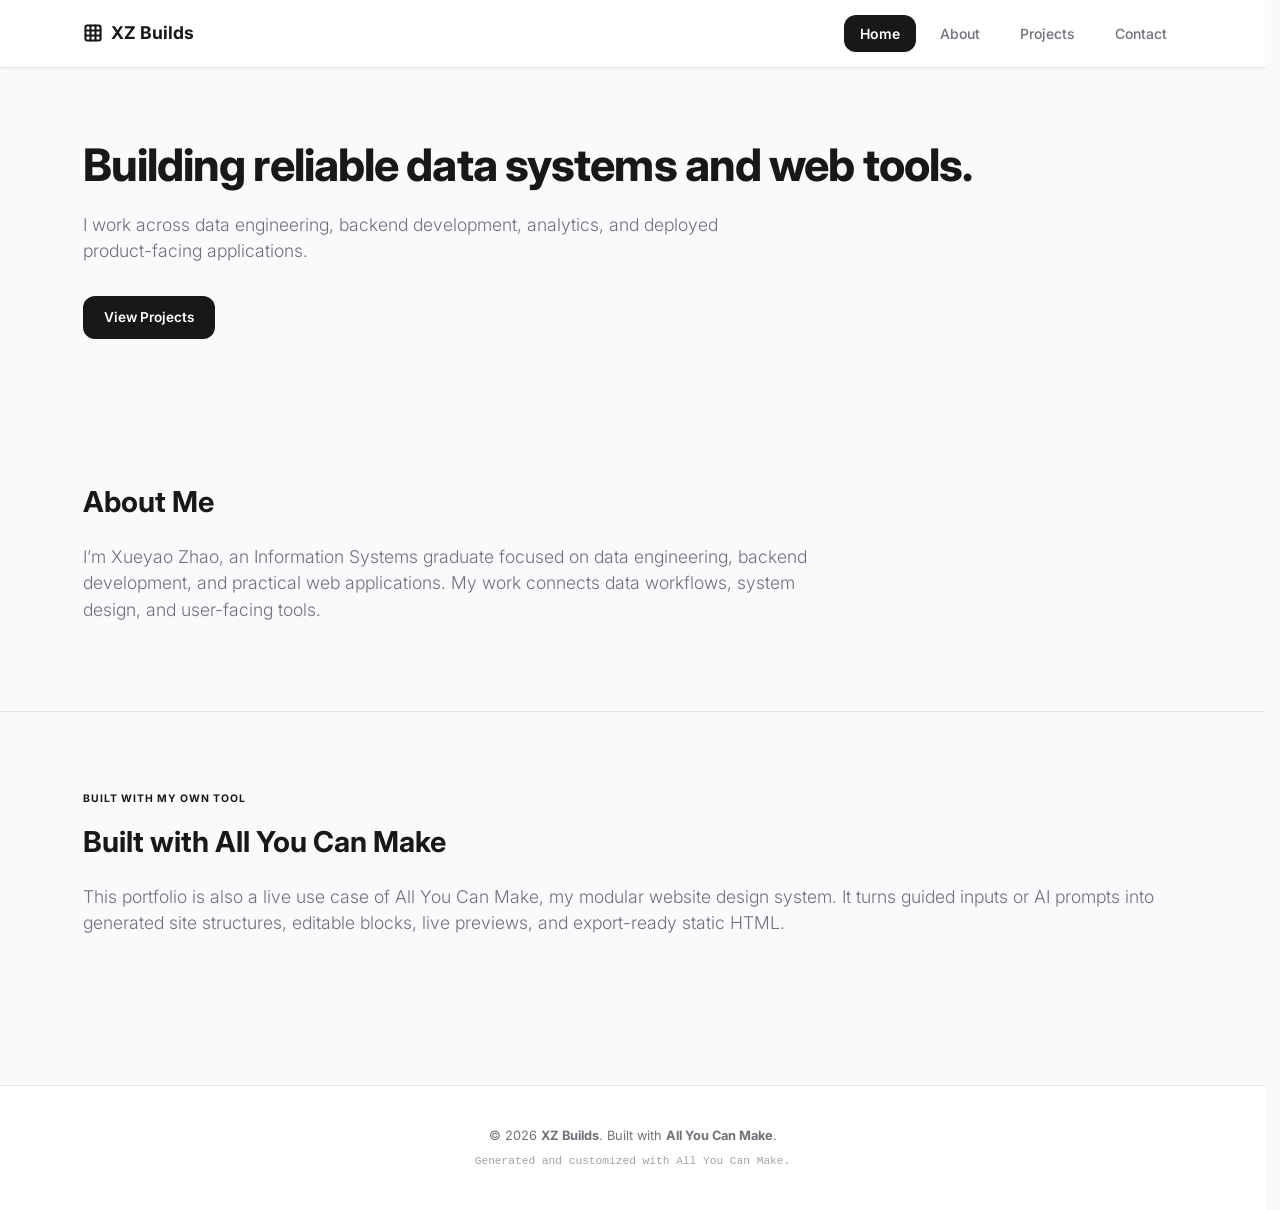
<file: index.html>
<!DOCTYPE html>
<html lang="en">
<head>
  <meta charset="UTF-8">
  <meta name="viewport" content="width=device-width, initial-scale=1.0">
  <title>Home | XZ Builds</title>
  
  <!-- Font Preloads mapping visual standards -->
  <link rel="preconnect" href="https://fonts.googleapis.com">
  <link rel="preconnect" href="https://fonts.gstatic.com" crossorigin>
  <link href="https://fonts.googleapis.com/css2?family=Inter:wght@300;400;500;600;700&family=JetBrains+Mono:wght@400;700&family=Playfair+Display:ital,wght@0,400;0,600;0,700;1,400&display=swap" rel="stylesheet">
  
  <!-- Stylesheets link -->
  <link rel="stylesheet" href="styles.css">
  
  <!-- Shared JS logic for popup modals and interaction -->
  <script src="script.js" defer></script>
</head>
<body>

  <!-- Dynamic Compiled Header Navigation Layout -->
  <header class="site-header">
    <div class="container header-inner">
      <a href="index.html" class="site-logo">
        <svg width="20" height="20" viewBox="0 0 24 24" fill="none" stroke="currentColor" stroke-width="2.5" stroke-linecap="round" stroke-linejoin="round" style="color:var(--accent-color)"><rect x="3" y="3" width="18" height="18" rx="2" ry="2"/><line x1="9" y1="3" x2="9" y2="21"/><line x1="15" y1="3" x2="15" y2="21"/><line x1="3" y1="9" x2="21" y2="9"/><line x1="3" y1="15" x2="21" y2="15"/></svg>
        <span>XZ Builds</span>
      </a>
      <nav class="main-navigation">
        <a href="index.html" class="active">Home</a>
      <a href="about.html" class="">About</a>
      <a href="projects.html" class="">Projects</a>
      <a href="contact.html" class="">Contact</a>
      </nav>
    </div>
  </header>

  <!-- Modular Content Segments Injection -->
  <main>
    
  <!-- BLOCK SEGMENT: Hero (ID: block-hero) -->
  <section class="block block-padding-medium  " style="">
    <div class="container" style="">
      
      <div class="hero flex-align-left">
        <div class="hero-content text-left">
          <h1>Building reliable data systems and web tools.</h1>
          <p class="subtitle">I work across data engineering, backend development, analytics, and deployed product-facing applications.</p>
          <div class="actions">
            <a href="projects.html" class="btn btn-primary">View Projects</a>
          </div>
        </div>
      </div>
      
    </div>
  </section>
  

  <!-- BLOCK SEGMENT: TextSection (ID: block-intro) -->
  <section class="block block-padding-medium  " style="">
    <div class="container" style="">
      
      <div class="text-section text-left align-left ">
        
        <h2>About Me</h2>
        <p class="text-pitch">I’m Xueyao Zhao, an Information Systems graduate focused on data engineering, backend development, and practical web applications. My work connects data workflows, system design, and user-facing tools.</p>
      </div>
      
    </div>
  </section>
  

  <!-- BLOCK SEGMENT: TextSection (ID: 2ocz4xg) -->
  <section class="block block-padding-medium  block-border-top" style="">
    <div class="container" style="">
      
      <div class="text-section text-left align-left width-full">
        <span class="badge">BUILT WITH MY OWN TOOL</span>
        <h2>Built with All You Can Make</h2>
        <p class="text-pitch">This portfolio is also a live use case of All You Can Make, my modular website design system. It turns guided inputs or AI prompts into generated site structures, editable blocks, live previews, and export-ready static HTML.</p>
      </div>
      
    </div>
  </section>
  
  </main>

  <!-- Unified Footer Layout -->
  <footer class="site-footer">
    <div class="container">
      <p style="margin-bottom: 8px">&copy; 2026 <strong>XZ Builds</strong>. Built with <strong>All You Can Make</strong>.</p>
      <span style="font-size: 0.7rem; font-family: monospace; display: block; opacity: 0.65">Generated and customized with All You Can Make.</span>
    </div>
  </footer>

  <!-- Global Modal Root Container (Ensures backdrop covers whole viewport without container containment) -->
  <div id="static-modal-root">
    
  </div>

</body>
</html>
</file>
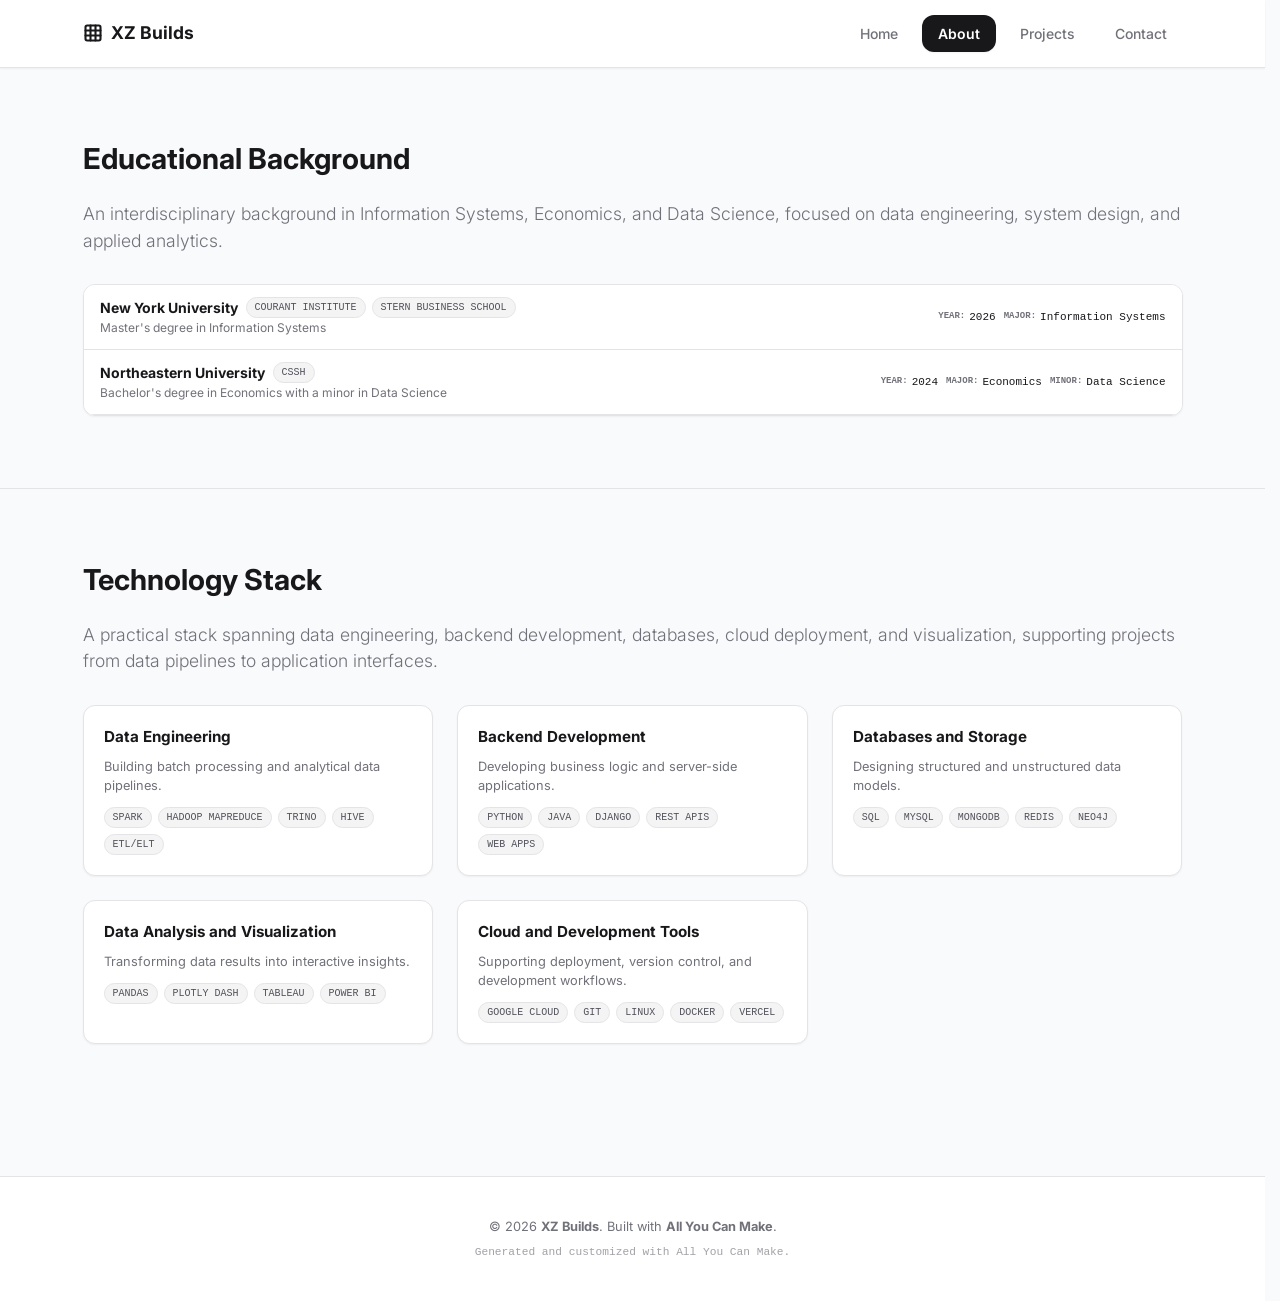
<file: about.html>
<!DOCTYPE html>
<html lang="en">
<head>
  <meta charset="UTF-8">
  <meta name="viewport" content="width=device-width, initial-scale=1.0">
  <title>About | XZ Builds</title>
  
  <!-- Font Preloads mapping visual standards -->
  <link rel="preconnect" href="https://fonts.googleapis.com">
  <link rel="preconnect" href="https://fonts.gstatic.com" crossorigin>
  <link href="https://fonts.googleapis.com/css2?family=Inter:wght@300;400;500;600;700&family=JetBrains+Mono:wght@400;700&family=Playfair+Display:ital,wght@0,400;0,600;0,700;1,400&display=swap" rel="stylesheet">
  
  <!-- Stylesheets link -->
  <link rel="stylesheet" href="styles.css">
  
  <!-- Shared JS logic for popup modals and interaction -->
  <script src="script.js" defer></script>
</head>
<body>

  <!-- Dynamic Compiled Header Navigation Layout -->
  <header class="site-header">
    <div class="container header-inner">
      <a href="index.html" class="site-logo">
        <svg width="20" height="20" viewBox="0 0 24 24" fill="none" stroke="currentColor" stroke-width="2.5" stroke-linecap="round" stroke-linejoin="round" style="color:var(--accent-color)"><rect x="3" y="3" width="18" height="18" rx="2" ry="2"/><line x1="9" y1="3" x2="9" y2="21"/><line x1="15" y1="3" x2="15" y2="21"/><line x1="3" y1="9" x2="21" y2="9"/><line x1="3" y1="15" x2="21" y2="15"/></svg>
        <span>XZ Builds</span>
      </a>
      <nav class="main-navigation">
        <a href="index.html" class="">Home</a>
      <a href="about.html" class="active">About</a>
      <a href="projects.html" class="">Projects</a>
      <a href="contact.html" class="">Contact</a>
      </nav>
    </div>
  </header>

  <!-- Modular Content Segments Injection -->
  <main>
    
  <!-- BLOCK SEGMENT: Collection (ID: rhl7a94) -->
  <section class="block block-padding-medium  " style="">
    <div class="container" style="">
      
      <div class="section-header text-left" style="text-align:left;">
        <h2>Educational Background</h2>
        <p class="subtitle text-left" style="margin-bottom:24px; text-align:left;">An interdisciplinary background in Information Systems, Economics, and Data Science, focused on data engineering, system design, and applied analytics.</p>
      </div>
      
        <div class="collection-compact">
          
          <div class="collection-compact-row" style="display:flex; justify-content:space-between; align-items:center; gap:12px; padding:12px 16px; border-bottom: var(--palette-border-style, 1px solid var(--palette-border-color, #f1f5f9)); background: var(--palette-surface-bg, #ffffff); text-align:left; box-sizing: border-box; overflow-wrap: break-word; word-wrap: break-word; white-space: normal; width: 100%;">
            <div style="display:flex; align-items:center; gap:12px; text-align:left; flex-grow: 1; min-w: 0; box-sizing: border-box;">
              
              <div style="min-w: 0; box-sizing: border-box; flex-grow: 1;">
                <div style="display:flex; flex-wrap:wrap; align-items:center; gap:8px;">
                  <h4 style="margin:0; font-size:14px; font-weight:700; color: var(--palette-text-primary, #1e293b); display:inline-block; word-wrap: break-word; overflow-wrap: break-word; white-space: normal;">New York University</h4>
                  <div class="collection-tags" style="margin-top: 0; display: inline-flex;"><span class="collection-tag">Courant Institute</span><span class="collection-tag">Stern Business School</span></div>
                </div>
                <p style="margin:2px 0 0 0; font-size:12px; color: var(--palette-text-secondary, #64748b); word-wrap: break-word; overflow-wrap: break-word; white-space: normal; line-height:1.4;">Master's degree in Information Systems</p>
              </div>
            </div>
            <div style="display:flex; align-items:center; gap:12px; flex-shrink: 0; box-sizing: border-box; justify-content:flex-end;">
              <div class="collection-metadata" style="margin-top: 0; display: inline-flex; gap: 8px;">
            <span class="collection-metadata-item">
              <strong>Year:</strong>
              <span>2026</span>
            </span>
          
            <span class="collection-metadata-item">
              <strong>Major:</strong>
              <span>Information Systems</span>
            </span>
          </div>
              
              
            </div>
          </div>
          

          <div class="collection-compact-row" style="display:flex; justify-content:space-between; align-items:center; gap:12px; padding:12px 16px; border-bottom: var(--palette-border-style, 1px solid var(--palette-border-color, #f1f5f9)); background: var(--palette-surface-bg, #ffffff); text-align:left; box-sizing: border-box; overflow-wrap: break-word; word-wrap: break-word; white-space: normal; width: 100%;">
            <div style="display:flex; align-items:center; gap:12px; text-align:left; flex-grow: 1; min-w: 0; box-sizing: border-box;">
              
              <div style="min-w: 0; box-sizing: border-box; flex-grow: 1;">
                <div style="display:flex; flex-wrap:wrap; align-items:center; gap:8px;">
                  <h4 style="margin:0; font-size:14px; font-weight:700; color: var(--palette-text-primary, #1e293b); display:inline-block; word-wrap: break-word; overflow-wrap: break-word; white-space: normal;">Northeastern University</h4>
                  <div class="collection-tags" style="margin-top: 0; display: inline-flex;"><span class="collection-tag">CSSH</span></div>
                </div>
                <p style="margin:2px 0 0 0; font-size:12px; color: var(--palette-text-secondary, #64748b); word-wrap: break-word; overflow-wrap: break-word; white-space: normal; line-height:1.4;">Bachelor's degree in Economics with a minor in Data Science</p>
              </div>
            </div>
            <div style="display:flex; align-items:center; gap:12px; flex-shrink: 0; box-sizing: border-box; justify-content:flex-end;">
              <div class="collection-metadata" style="margin-top: 0; display: inline-flex; gap: 8px;">
            <span class="collection-metadata-item">
              <strong>Year:</strong>
              <span>2024</span>
            </span>
          
            <span class="collection-metadata-item">
              <strong>Major:</strong>
              <span>Economics</span>
            </span>
          
            <span class="collection-metadata-item">
              <strong>Minor:</strong>
              <span>Data Science</span>
            </span>
          </div>
              
              
            </div>
          </div>
          
        </div>
        
      
    </div>
  </section>
  

  <!-- BLOCK SEGMENT: Collection (ID: 1jy7slt) -->
  <section class="block block-padding-medium  block-border-top" style="">
    <div class="container" style="">
      
      <div class="section-header text-left" style="text-align:left;">
        <h2>Technology Stack</h2>
        <p class="subtitle text-left" style="margin-bottom:24px; text-align:left;">A practical stack spanning data engineering, backend development, databases, cloud deployment, and visualization, supporting projects from data pipelines to application interfaces.</p>
      </div>
      
        <section class="collection-block">
          <div class="collection-grid col-3">
            
        <article class="collection-card">
          
          <div class="collection-body">
            <div style="flex-grow: 1;">
              <h4 class="collection-title">Data Engineering</h4>
              <p class="collection-description">Building batch processing and analytical data pipelines.</p>
              
              <div class="collection-tags"><span class="collection-tag">Spark</span><span class="collection-tag">Hadoop MapReduce</span><span class="collection-tag">Trino</span><span class="collection-tag">Hive</span><span class="collection-tag">ETL/ELT</span></div>
              
            </div>
            
          </div>
        </article>
        

        <article class="collection-card">
          
          <div class="collection-body">
            <div style="flex-grow: 1;">
              <h4 class="collection-title">Backend Development</h4>
              <p class="collection-description">Developing business logic and server-side applications.</p>
              
              <div class="collection-tags"><span class="collection-tag">Python</span><span class="collection-tag">Java</span><span class="collection-tag">Django</span><span class="collection-tag">REST APIs</span><span class="collection-tag">WEB APPS</span></div>
              
            </div>
            
          </div>
        </article>
        

        <article class="collection-card">
          
          <div class="collection-body">
            <div style="flex-grow: 1;">
              <h4 class="collection-title">Databases and Storage</h4>
              <p class="collection-description">Designing structured and unstructured data models.</p>
              
              <div class="collection-tags"><span class="collection-tag">SQL</span><span class="collection-tag">MySQL</span><span class="collection-tag">MongoDB</span><span class="collection-tag">Redis</span><span class="collection-tag">Neo4j</span></div>
              
            </div>
            
          </div>
        </article>
        

        <article class="collection-card">
          
          <div class="collection-body">
            <div style="flex-grow: 1;">
              <h4 class="collection-title">Data Analysis and Visualization</h4>
              <p class="collection-description">Transforming data results into interactive insights.</p>
              
              <div class="collection-tags"><span class="collection-tag">Pandas</span><span class="collection-tag">Plotly Dash</span><span class="collection-tag">Tableau</span><span class="collection-tag">Power BI</span></div>
              
            </div>
            
          </div>
        </article>
        

        <article class="collection-card">
          
          <div class="collection-body">
            <div style="flex-grow: 1;">
              <h4 class="collection-title">Cloud and Development Tools</h4>
              <p class="collection-description">Supporting deployment, version control, and development workflows.</p>
              
              <div class="collection-tags"><span class="collection-tag">Google Cloud</span><span class="collection-tag">Git</span><span class="collection-tag">Linux</span><span class="collection-tag">Docker</span><span class="collection-tag">Vercel</span></div>
              
            </div>
            
          </div>
        </article>
        
          </div>
        </section>
        
      
    </div>
  </section>
  
  </main>

  <!-- Unified Footer Layout -->
  <footer class="site-footer">
    <div class="container">
      <p style="margin-bottom: 8px">&copy; 2026 <strong>XZ Builds</strong>. Built with <strong>All You Can Make</strong>.</p>
      <span style="font-size: 0.7rem; font-family: monospace; display: block; opacity: 0.65">Generated and customized with All You Can Make.</span>
    </div>
  </footer>

  <!-- Global Modal Root Container (Ensures backdrop covers whole viewport without container containment) -->
  <div id="static-modal-root">
    
  </div>

</body>
</html>
</file>
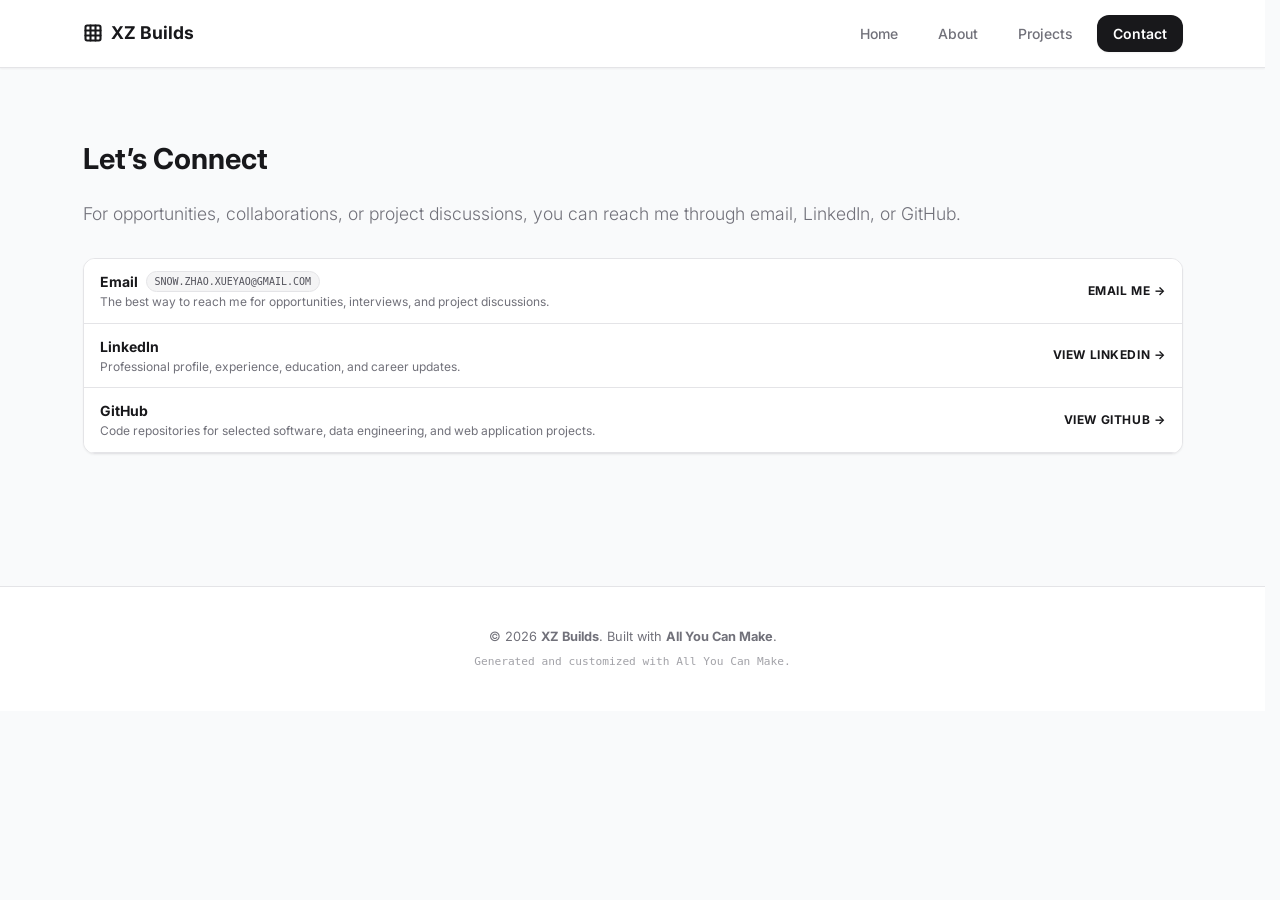
<file: contact.html>
<!DOCTYPE html>
<html lang="en">
<head>
  <meta charset="UTF-8">
  <meta name="viewport" content="width=device-width, initial-scale=1.0">
  <title>Contact | XZ Builds</title>
  
  <!-- Font Preloads mapping visual standards -->
  <link rel="preconnect" href="https://fonts.googleapis.com">
  <link rel="preconnect" href="https://fonts.gstatic.com" crossorigin>
  <link href="https://fonts.googleapis.com/css2?family=Inter:wght@300;400;500;600;700&family=JetBrains+Mono:wght@400;700&family=Playfair+Display:ital,wght@0,400;0,600;0,700;1,400&display=swap" rel="stylesheet">
  
  <!-- Stylesheets link -->
  <link rel="stylesheet" href="styles.css">
  
  <!-- Shared JS logic for popup modals and interaction -->
  <script src="script.js" defer></script>
</head>
<body>

  <!-- Dynamic Compiled Header Navigation Layout -->
  <header class="site-header">
    <div class="container header-inner">
      <a href="index.html" class="site-logo">
        <svg width="20" height="20" viewBox="0 0 24 24" fill="none" stroke="currentColor" stroke-width="2.5" stroke-linecap="round" stroke-linejoin="round" style="color:var(--accent-color)"><rect x="3" y="3" width="18" height="18" rx="2" ry="2"/><line x1="9" y1="3" x2="9" y2="21"/><line x1="15" y1="3" x2="15" y2="21"/><line x1="3" y1="9" x2="21" y2="9"/><line x1="3" y1="15" x2="21" y2="15"/></svg>
        <span>XZ Builds</span>
      </a>
      <nav class="main-navigation">
        <a href="index.html" class="">Home</a>
      <a href="about.html" class="">About</a>
      <a href="projects.html" class="">Projects</a>
      <a href="contact.html" class="active">Contact</a>
      </nav>
    </div>
  </header>

  <!-- Modular Content Segments Injection -->
  <main>
    
  <!-- BLOCK SEGMENT: Collection (ID: bedgua0) -->
  <section class="block block-padding-medium  " style="">
    <div class="container" style="">
      
      <div class="section-header text-left" style="text-align:left;">
        <h2>Let’s Connect</h2>
        <p class="subtitle text-left" style="margin-bottom:24px; text-align:left;">For opportunities, collaborations, or project discussions, you can reach me through email, LinkedIn, or GitHub.</p>
      </div>
      
        <div class="collection-compact">
          
          <div class="collection-compact-row interactive" style="display:flex; justify-content:space-between; align-items:center; gap:12px; padding:12px 16px; border-bottom: var(--palette-border-style, 1px solid var(--palette-border-color, #f1f5f9)); background: var(--palette-surface-bg, #ffffff); text-align:left; box-sizing: border-box; overflow-wrap: break-word; word-wrap: break-word; white-space: normal; width: 100%;">
            <div style="display:flex; align-items:center; gap:12px; text-align:left; flex-grow: 1; min-w: 0; box-sizing: border-box;">
              
              <div style="min-w: 0; box-sizing: border-box; flex-grow: 1;">
                <div style="display:flex; flex-wrap:wrap; align-items:center; gap:8px;">
                  <h4 style="margin:0; font-size:14px; font-weight:700; color: var(--palette-text-primary, #1e293b); display:inline-block; word-wrap: break-word; overflow-wrap: break-word; white-space: normal;">Email</h4>
                  <div class="collection-tags" style="margin-top: 0; display: inline-flex;"><span class="collection-tag">snow.zhao.xueyao@gmail.com</span></div>
                </div>
                <p style="margin:2px 0 0 0; font-size:12px; color: var(--palette-text-secondary, #64748b); word-wrap: break-word; overflow-wrap: break-word; white-space: normal; line-height:1.4;">The best way to reach me for opportunities, interviews, and project discussions.</p>
              </div>
            </div>
            <div style="display:flex; align-items:center; gap:12px; flex-shrink: 0; box-sizing: border-box; justify-content:flex-end;">
              
              
              <a href="https://mail.google.com/mail/?view=cm&fs=1&to=snow.zhao.xueyao@gmail.com" target="_blank" rel="noopener noreferrer" class="item-action-label collection-action">EMAIL ME →</a>
            </div>
          </div>
          

          <div class="collection-compact-row interactive" style="display:flex; justify-content:space-between; align-items:center; gap:12px; padding:12px 16px; border-bottom: var(--palette-border-style, 1px solid var(--palette-border-color, #f1f5f9)); background: var(--palette-surface-bg, #ffffff); text-align:left; box-sizing: border-box; overflow-wrap: break-word; word-wrap: break-word; white-space: normal; width: 100%;">
            <div style="display:flex; align-items:center; gap:12px; text-align:left; flex-grow: 1; min-w: 0; box-sizing: border-box;">
              
              <div style="min-w: 0; box-sizing: border-box; flex-grow: 1;">
                <div style="display:flex; flex-wrap:wrap; align-items:center; gap:8px;">
                  <h4 style="margin:0; font-size:14px; font-weight:700; color: var(--palette-text-primary, #1e293b); display:inline-block; word-wrap: break-word; overflow-wrap: break-word; white-space: normal;">LinkedIn</h4>
                  
                </div>
                <p style="margin:2px 0 0 0; font-size:12px; color: var(--palette-text-secondary, #64748b); word-wrap: break-word; overflow-wrap: break-word; white-space: normal; line-height:1.4;">Professional profile, experience, education, and career updates.</p>
              </div>
            </div>
            <div style="display:flex; align-items:center; gap:12px; flex-shrink: 0; box-sizing: border-box; justify-content:flex-end;">
              
              
              <a href="https://www.linkedin.com/in/xueyaozhao/" target="_blank" rel="noopener noreferrer" class="item-action-label collection-action">VIEW LINKEDIN →</a>
            </div>
          </div>
          

          <div class="collection-compact-row interactive" style="display:flex; justify-content:space-between; align-items:center; gap:12px; padding:12px 16px; border-bottom: var(--palette-border-style, 1px solid var(--palette-border-color, #f1f5f9)); background: var(--palette-surface-bg, #ffffff); text-align:left; box-sizing: border-box; overflow-wrap: break-word; word-wrap: break-word; white-space: normal; width: 100%;">
            <div style="display:flex; align-items:center; gap:12px; text-align:left; flex-grow: 1; min-w: 0; box-sizing: border-box;">
              
              <div style="min-w: 0; box-sizing: border-box; flex-grow: 1;">
                <div style="display:flex; flex-wrap:wrap; align-items:center; gap:8px;">
                  <h4 style="margin:0; font-size:14px; font-weight:700; color: var(--palette-text-primary, #1e293b); display:inline-block; word-wrap: break-word; overflow-wrap: break-word; white-space: normal;">GitHub</h4>
                  
                </div>
                <p style="margin:2px 0 0 0; font-size:12px; color: var(--palette-text-secondary, #64748b); word-wrap: break-word; overflow-wrap: break-word; white-space: normal; line-height:1.4;">Code repositories for selected software, data engineering, and web application projects.</p>
              </div>
            </div>
            <div style="display:flex; align-items:center; gap:12px; flex-shrink: 0; box-sizing: border-box; justify-content:flex-end;">
              
              
              <a href="https://github.com/DI0NY" target="_blank" rel="noopener noreferrer" class="item-action-label collection-action">VIEW GITHUB →</a>
            </div>
          </div>
          
        </div>
        
      
    </div>
  </section>
  
  </main>

  <!-- Unified Footer Layout -->
  <footer class="site-footer">
    <div class="container">
      <p style="margin-bottom: 8px">&copy; 2026 <strong>XZ Builds</strong>. Built with <strong>All You Can Make</strong>.</p>
      <span style="font-size: 0.7rem; font-family: monospace; display: block; opacity: 0.65">Generated and customized with All You Can Make.</span>
    </div>
  </footer>

  <!-- Global Modal Root Container (Ensures backdrop covers whole viewport without container containment) -->
  <div id="static-modal-root">
    
  </div>

</body>
</html>
</file>
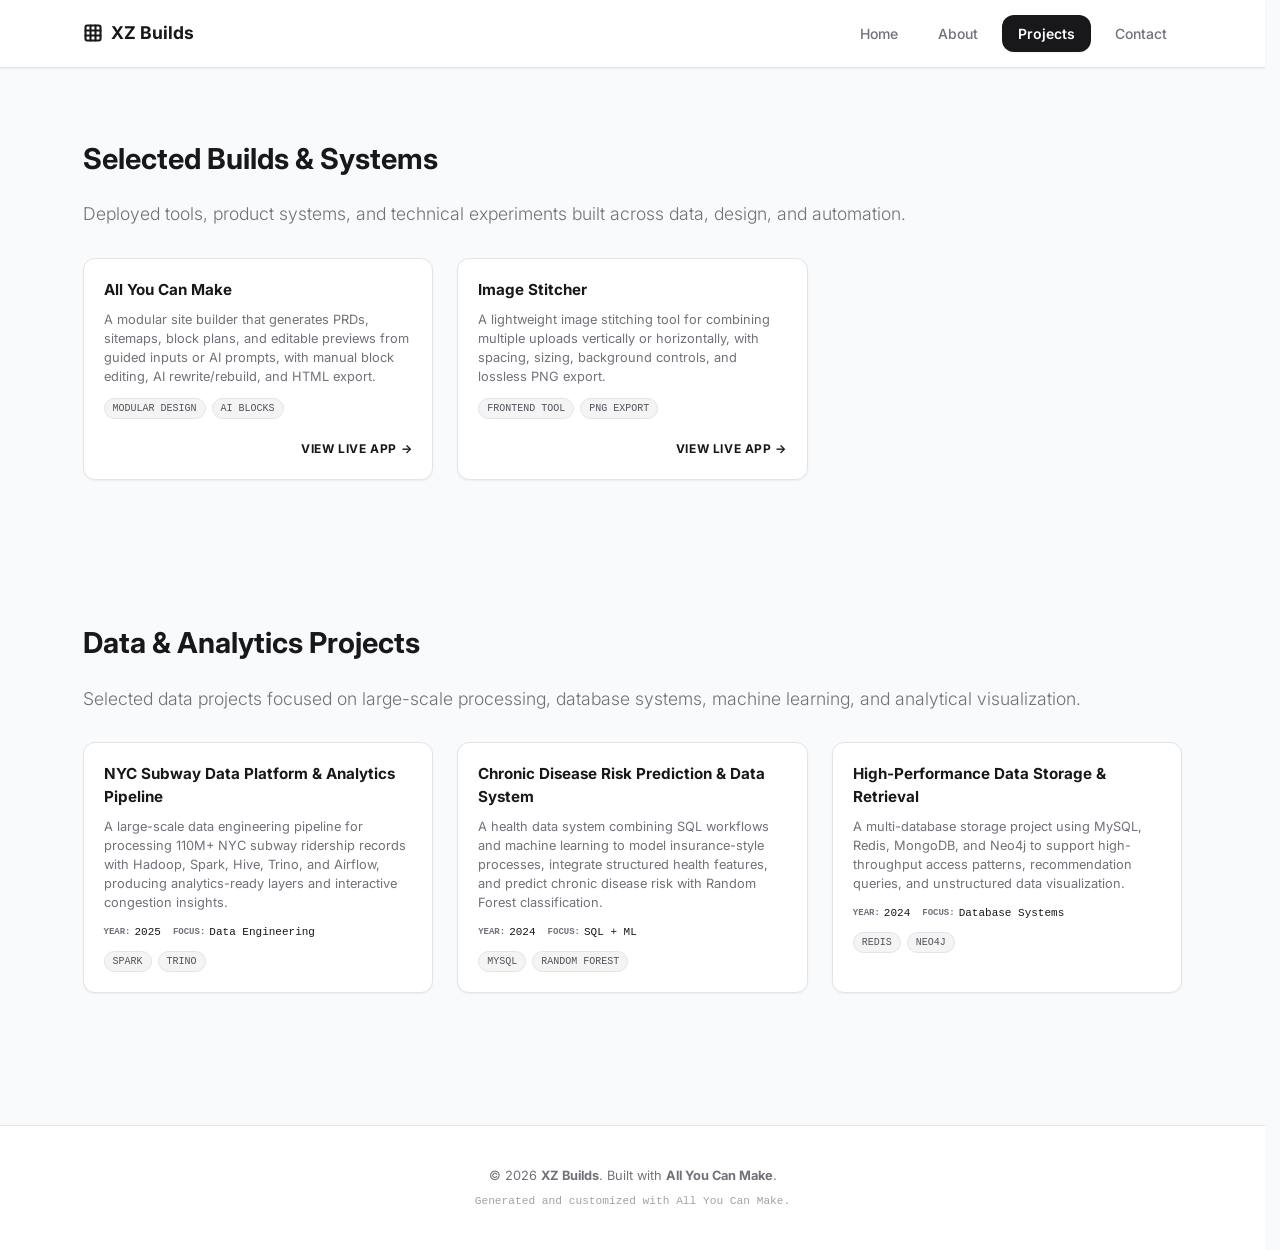
<file: projects.html>
<!DOCTYPE html>
<html lang="en">
<head>
  <meta charset="UTF-8">
  <meta name="viewport" content="width=device-width, initial-scale=1.0">
  <title>Projects | XZ Builds</title>
  
  <!-- Font Preloads mapping visual standards -->
  <link rel="preconnect" href="https://fonts.googleapis.com">
  <link rel="preconnect" href="https://fonts.gstatic.com" crossorigin>
  <link href="https://fonts.googleapis.com/css2?family=Inter:wght@300;400;500;600;700&family=JetBrains+Mono:wght@400;700&family=Playfair+Display:ital,wght@0,400;0,600;0,700;1,400&display=swap" rel="stylesheet">
  
  <!-- Stylesheets link -->
  <link rel="stylesheet" href="styles.css">
  
  <!-- Shared JS logic for popup modals and interaction -->
  <script src="script.js" defer></script>
</head>
<body>

  <!-- Dynamic Compiled Header Navigation Layout -->
  <header class="site-header">
    <div class="container header-inner">
      <a href="index.html" class="site-logo">
        <svg width="20" height="20" viewBox="0 0 24 24" fill="none" stroke="currentColor" stroke-width="2.5" stroke-linecap="round" stroke-linejoin="round" style="color:var(--accent-color)"><rect x="3" y="3" width="18" height="18" rx="2" ry="2"/><line x1="9" y1="3" x2="9" y2="21"/><line x1="15" y1="3" x2="15" y2="21"/><line x1="3" y1="9" x2="21" y2="9"/><line x1="3" y1="15" x2="21" y2="15"/></svg>
        <span>XZ Builds</span>
      </a>
      <nav class="main-navigation">
        <a href="index.html" class="">Home</a>
      <a href="about.html" class="">About</a>
      <a href="projects.html" class="active">Projects</a>
      <a href="contact.html" class="">Contact</a>
      </nav>
    </div>
  </header>

  <!-- Modular Content Segments Injection -->
  <main>
    
  <!-- BLOCK SEGMENT: Collection (ID: 3uso7zx) -->
  <section class="block block-padding-medium  " style="">
    <div class="container" style="">
      
      <div class="section-header text-left" style="text-align:left;">
        <h2>Selected Builds & Systems</h2>
        <p class="subtitle text-left" style="margin-bottom:24px; text-align:left;">Deployed tools, product systems, and technical experiments built across data, design, and automation.</p>
      </div>
      
        <section class="collection-block">
          <div class="collection-grid col-3">
            
        <article class="collection-card hover-lift">
          
          <div class="collection-body">
            <div style="flex-grow: 1;">
              <h4 class="collection-title">All You Can Make</h4>
              <p class="collection-description">A modular site builder that generates PRDs, sitemaps, block plans, and editable previews from guided inputs or AI prompts, with manual block editing, AI rewrite/rebuild, and HTML export.</p>
              
              <div class="collection-tags"><span class="collection-tag">MODULAR DESIGN</span><span class="collection-tag">AI BLOCKS</span></div>
              
            </div>
            <div style="text-align: right; margin-top: auto; padding-top: 16px; width: 100%;"><a href="https://www.makewithall.com/" target="_blank" rel="noopener noreferrer" class="item-action-label collection-action">VIEW LIVE APP →</a></div>
          </div>
        </article>
        

        <article class="collection-card hover-lift">
          
          <div class="collection-body">
            <div style="flex-grow: 1;">
              <h4 class="collection-title">Image Stitcher</h4>
              <p class="collection-description">A lightweight image stitching tool for combining multiple uploads vertically or horizontally, with spacing, sizing, background controls, and lossless PNG export.</p>
              
              <div class="collection-tags"><span class="collection-tag">FRONTEND TOOL</span><span class="collection-tag">PNG EXPORT</span></div>
              
            </div>
            <div style="text-align: right; margin-top: auto; padding-top: 16px; width: 100%;"><a href="https://www.imagestitcher.top/" target="_blank" rel="noopener noreferrer" class="item-action-label collection-action">VIEW LIVE APP →</a></div>
          </div>
        </article>
        
          </div>
        </section>
        
      
    </div>
  </section>
  

  <!-- BLOCK SEGMENT: Collection (ID: pq0j1r1) -->
  <section class="block block-padding-medium  " style="">
    <div class="container" style="">
      
      <div class="section-header text-left" style="text-align:left;">
        <h2>Data & Analytics Projects</h2>
        <p class="subtitle text-left" style="margin-bottom:24px; text-align:left;">Selected data projects focused on large-scale processing, database systems, machine learning, and analytical visualization.</p>
      </div>
      
        <section class="collection-block">
          <div class="collection-grid col-3">
            
        <article class="collection-card">
          
          <div class="collection-body">
            <div style="flex-grow: 1;">
              <h4 class="collection-title">NYC Subway Data Platform & Analytics Pipeline</h4>
              <p class="collection-description">A large-scale data engineering pipeline for processing 110M+ NYC subway ridership records with Hadoop, Spark, Hive, Trino, and Airflow, producing analytics-ready layers and interactive congestion insights.</p>
              <div class="collection-metadata">
          <span class="collection-metadata-item">
            <strong>Year:</strong>
            <span>2025</span>
          </span>
        
          <span class="collection-metadata-item">
            <strong>Focus:</strong>
            <span>Data Engineering</span>
          </span>
        </div>
              <div class="collection-tags"><span class="collection-tag">SPARK</span><span class="collection-tag">TRINO</span></div>
              
            </div>
            
          </div>
        </article>
        

        <article class="collection-card">
          
          <div class="collection-body">
            <div style="flex-grow: 1;">
              <h4 class="collection-title">Chronic Disease Risk Prediction & Data System</h4>
              <p class="collection-description">A health data system combining SQL workflows and machine learning to model insurance-style processes, integrate structured health features, and predict chronic disease risk with Random Forest classification.</p>
              <div class="collection-metadata">
          <span class="collection-metadata-item">
            <strong>Year:</strong>
            <span>2024</span>
          </span>
        
          <span class="collection-metadata-item">
            <strong>Focus:</strong>
            <span>SQL + ML</span>
          </span>
        </div>
              <div class="collection-tags"><span class="collection-tag">MYSQL</span><span class="collection-tag">RANDOM FOREST</span></div>
              
            </div>
            
          </div>
        </article>
        

        <article class="collection-card">
          
          <div class="collection-body">
            <div style="flex-grow: 1;">
              <h4 class="collection-title">High-Performance Data Storage & Retrieval</h4>
              <p class="collection-description">A multi-database storage project using MySQL, Redis, MongoDB, and Neo4j to support high-throughput access patterns, recommendation queries, and unstructured data visualization.</p>
              <div class="collection-metadata">
          <span class="collection-metadata-item">
            <strong>Year:</strong>
            <span>2024</span>
          </span>
        
          <span class="collection-metadata-item">
            <strong>Focus:</strong>
            <span>Database Systems</span>
          </span>
        </div>
              <div class="collection-tags"><span class="collection-tag">REDIS</span><span class="collection-tag">NEO4J</span></div>
              
            </div>
            
          </div>
        </article>
        
          </div>
        </section>
        
      
    </div>
  </section>
  
  </main>

  <!-- Unified Footer Layout -->
  <footer class="site-footer">
    <div class="container">
      <p style="margin-bottom: 8px">&copy; 2026 <strong>XZ Builds</strong>. Built with <strong>All You Can Make</strong>.</p>
      <span style="font-size: 0.7rem; font-family: monospace; display: block; opacity: 0.65">Generated and customized with All You Can Make.</span>
    </div>
  </footer>

  <!-- Global Modal Root Container (Ensures backdrop covers whole viewport without container containment) -->
  <div id="static-modal-root">
    
  </div>

</body>
</html>
</file>
<file: styles.css>
/* Clean CSS compiled specifically for theme: Minimalist Slate */

:root {
  
  --bg-base: #f9fafb;
  --bg-surface: #ffffff;
  --border-color: #e4e4e7;
  --border-style: 1px solid var(--border-color);
  --shadow: 0 1px 2px 0 rgba(0, 0, 0, 0.05);
  --text-primary: #18181b;
  --text-secondary: #71717a;
  --accent-color: #18181b;
  --accent-hover: #27272a;
  --accent-text-color: #ffffff;
  --bg-muted: #f4f4f5;
  --radius: 12px;
  --font-family: 'Inter', sans-serif;
  --font-header: 'Inter', sans-serif;
  --bg-accent-base: #09090b;
  --text-accent-primary: #f4f4f5;
  --text-accent-secondary: #a1a1aa;
  --theme-action: #18181b;
  --theme-action-bg: transparent;
  --theme-action-border: none;
  --theme-action-shadow: none;
  --theme-action-padding: 0;
  --theme-action-radius: 0;
  --theme-action-hover: #52525b;
  --theme-action-hover-bg: transparent;
  --theme-action-hover-shadow: none;
  
  
  --palette-page-bg: #f9fafb;
  --palette-section-bg: #ffffff;
  --palette-surface-bg: #ffffff;
  --palette-elevated-bg: #ffffff;
  --palette-muted-bg: #f4f4f5;
  --palette-text-primary: #18181b;
  --palette-text-secondary: #71717a;
  --palette-border-color: #e4e4e7;
  --palette-border-style: 1px solid #e4e4e7;
  --palette-accent: #18181b;
  --palette-accent-text: #ffffff;
  --palette-tag-bg: #f4f4f5;
  --palette-tag-text: #52525b;
  --palette-metadata-label: #71717a;
  --palette-metadata-value: #18181b;
  --palette-shadow: 0 1px 2px 0 rgba(0, 0, 0, 0.05);
  --palette-radius: 12px;
  --palette-connector-bg: #ffffff;
  --palette-connector-border: 1px solid #d1d5db;
  --palette-connector-text: #475569;
  --palette-status-bg: #f1f5f9;
  --palette-status-border: 1px solid #e2e8f0;
  --palette-status-text: #18181b;
  
}

html {
  scrollbar-gutter: stable;
}

* {
  box-sizing: border-box;
}

body {
  margin: 0;
  padding: 0;
  background-color: var(--bg-base);
  color: var(--text-primary);
  font-family: var(--font-family);
  line-height: 1.5;
  -webkit-font-smoothing: antialiased;
}

h1, h2, h3, h4, h5, h6 {
  font-family: var(--font-header);
  color: var(--text-primary);
  margin-top: 0;
}

h1 {
  font-size: 2.5rem;
  line-height: 1.2;
  letter-spacing: -0.02em;
}

h2 {
  font-size: 1.8rem;
  line-height: 1.3;
}

p {
  margin-top: 0;
  margin-bottom: 1rem;
}

button, .btn {
  font-family: var(--font-family);
}

.container {
  width: 100%;
  max-width: 1140px;
  margin: 0 auto;
  padding-left: 20px;
  padding-right: 20px;
}

/* Layout Utilities & Navigation Boilerplate */
header.site-header {
  background-color: var(--bg-surface);
  border-bottom: var(--border-style);
  box-shadow: var(--shadow);
  padding: 15px 0;
  position: sticky;
  top: 0;
  z-index: 1000;
}

header.site-header .header-inner {
  display: flex;
  justify-content: space-between;
  align-items: center;
}

header.site-header .site-logo {
  font-family: var(--font-header);
  font-size: 1.1rem;
  font-weight: 700;
  color: var(--text-primary);
  text-decoration: none;
  display: flex;
  align-items: center;
  gap: 8px;
}

header.site-header nav.main-navigation {
  display: flex;
  gap: 8px;
  flex-wrap: wrap;
}

header.site-header nav.main-navigation a {
  color: var(--text-secondary);
  text-decoration: none;
  font-size: 0.875rem;
  font-weight: 500;
  padding: 8px 16px;
  border-radius: var(--radius);
  transition: all 0.2s ease-in-out;
}

header.site-header nav.main-navigation a:hover {
  color: var(--text-primary);
  background-color: var(--bg-muted);
}

header.site-header nav.main-navigation a.active {
  background-color: var(--accent-color);
  color: var(--accent-text-color) !important;
  font-weight: 600;
  box-shadow: var(--shadow);
}

footer.site-footer {
  background-color: var(--palette-surface-bg, var(--bg-surface));
  border-top: var(--palette-border-style, var(--border-style));
  padding: 40px 0;
  text-align: center;
  margin-top: 60px;
  color: var(--palette-text-secondary, var(--text-secondary));
  font-size: 0.8rem;
}

/* Base Block Design Layouts */
.block {
  overflow: hidden;
}

.block-padding-none {
  padding: 0;
}

.block-padding-small {
  padding: 2.5rem 0;
}

.block-padding-medium {
  padding: 4.5rem 0;
}

.block-padding-large {
  padding: 7rem 0;
}

.block-border-top {
  border-top: var(--border-style);
}

.block.bg-accent {
  background-color: var(--bg-accent-base);
  color: var(--text-accent-primary);
}

.block.bg-accent h1,
.block.bg-accent h2,
.block.bg-accent h3,
.block.bg-accent h4 {
  color: var(--text-accent-primary);
}

.block.bg-accent p,
.block.bg-accent .subtitle {
  color: var(--text-accent-secondary);
}

/* Hero Section */
.hero {
  display: flex;
  align-items: center;
  width: 100%;
}

.hero.flex-align-left { justify-content: flex-start; }
.hero.flex-align-center { justify-content: center; }
.hero.flex-align-right { justify-content: flex-end; }

.hero-content {
  width: 100%;
  max-width: 100%;
}

.text-left { text-align: left; }
.text-center { text-align: center; }
.text-right { text-align: right; }

.hero-content h1 {
  font-size: 2.8rem;
  margin-bottom: 1.25rem;
  font-weight: 750;
  line-height: 1.15;
}

.subtitle {
  font-size: 1.1rem;
  color: var(--text-secondary);
  line-height: 1.5;
  margin-bottom: 2rem;
  font-weight: 300;
}

.hero-content .subtitle {
  max-width: 672px; /* max-w-2xl parity scale */
  width: 100%;
}

.hero-content.text-left .subtitle {
  margin-left: 0;
  margin-right: auto;
}

.hero-content.text-center .subtitle {
  margin-left: auto;
  margin-right: auto;
}

.hero-content.text-right .subtitle {
  margin-left: auto;
  margin-right: 0;
}

.actions {
  display: flex;
  flex-wrap: wrap;
  gap: 12px;
}

.hero-content.text-left .actions {
  justify-content: flex-start;
}

.hero-content.text-center .actions {
  justify-content: center;
}

.hero-content.text-right .actions {
  justify-content: flex-end;
}

/* Button UI */
.btn {
  display: inline-flex;
  align-items: center;
  justify-content: center;
  padding: 10px 20px;
  font-size: 0.85rem;
  font-weight: 600;
  border-radius: var(--radius);
  text-decoration: none;
  cursor: pointer;
  transition: all 0.2s;
  border: 1px solid transparent;
}

.btn-primary {
  background-color: var(--accent-color);
  color: var(--accent-text-color) !important;
}

.btn-primary:hover {
  background-color: var(--accent-hover);
  opacity: 0.95;
}

.btn-secondary {
  background-color: var(--bg-surface);
  color: var(--text-primary);
  border: var(--border-style);
}

.btn-secondary:hover {
  background-color: var(--bg-base);
}

.btn-full {
  width: 100%;
}

/* Text Section */
.text-section {
  max-width: 768px; /* max-w-3xl parity value */
  width: 100%;
}

.text-section.align-left {
  margin-left: 0 !important;
  margin-right: auto !important;
  text-align: left !important;
}

.text-section.align-center {
  margin-left: auto !important;
  margin-right: auto !important;
  text-align: center !important;
}

.text-section.align-right {
  margin-left: auto !important;
  margin-right: 0 !important;
  text-align: right !important;
}

.text-section.width-full {
  max-width: 100% !important;
}

.badge {
  display: inline-block;
  font-size: 0.65rem;
  font-weight: 700;
  text-transform: uppercase;
  letter-spacing: 0.1em;
  color: var(--accent-color);
  margin-bottom: 1rem;
  font-family: var(--font-header);
}

.text-pitch {
  font-size: 1.1rem;
  font-weight: 300;
  color: var(--text-secondary);
  line-height: 1.5;
}

/* Grid layout rules */
.grid {
  display: grid;
}

.gap-3 { gap: 12px; }
.gap-4 { gap: 20px; }

.col-1 {
  grid-template-columns: 1fr;
}

.col-2 {
  grid-template-columns: 1fr;
}

.col-3 {
  grid-template-columns: 1fr;
}

.col-4 {
  grid-template-columns: 1fr;
}

@media(min-width: 576px) {
  .col-2 {
    grid-template-columns: repeat(2, 1fr);
  }
  .col-3 {
    grid-template-columns: repeat(2, 1fr);
  }
  .col-4 {
    grid-template-columns: repeat(2, 1fr);
  }
}

@media(min-width: 768px) {
  .col-3 {
    grid-template-columns: repeat(2, 1fr);
  }
  .col-4 {
    grid-template-columns: repeat(3, 1fr);
  }
}

@media(min-width: 992px) {
  .col-2 {
    grid-template-columns: repeat(2, 1fr);
  }
  .col-3 {
    grid-template-columns: repeat(3, 1fr);
  }
  .col-4 {
    grid-template-columns: repeat(4, 1fr);
  }
}

/* General Card Design Structures */
.card {
  background-color: var(--bg-surface);
  border: var(--border-style);
  border-radius: var(--radius);
  box-shadow: var(--shadow);
  padding: 24px;
  transition: all 0.2s;
}

.card-icon {
  width: 40px;
  height: 40px;
  border-radius: 8px;
  display: flex;
  align-items: center;
  justify-content: center;
  background-color: var(--bg-base);
  margin-bottom: 16px;
  color: var(--accent-color);
}

.card-title {
  font-size: 0.95rem;
  font-weight: 700;
  margin-bottom: 8px;
}

.card-desc {
  font-size: 0.8rem;
  color: var(--text-secondary);
  font-weight: 300;
}

.section-header {
  margin-bottom: 30px;
}

/* Project and Portfolio Cards */
.project-card {
  display: flex;
  flex-direction: column;
  height: 100%;
  padding: 0;
  overflow: hidden;
}

.project-image-box {
  height: 156px;
  width: 100%;
  background-color: var(--bg-muted);
  position: relative;
  overflow: hidden;
}

.project-img {
  width: 100%;
  height: 100%;
  object-fit: cover;
}

.project-image-placeholder {
  display: flex;
  align-items: center;
  justify-content: center;
  height: 100%;
  font-family: var(--font-header);
  font-size: 0.8rem;
  color: var(--text-secondary);
}

.project-badge {
  position: absolute;
  top: 10px;
  left: 10px;
  background-color: var(--accent-color);
  color: var(--accent-text-color);
  font-size: 0.55rem;
  font-weight: 700;
  text-transform: uppercase;
  padding: 2px 6px;
  border-radius: 4px;
}

.project-body {
  padding: 20px;
  display: flex;
  flex-direction: column;
  flex-grow: 1;
}

.project-body .card-desc {
  flex-grow: 1;
}

.line-clamp-2 {
  display: -webkit-box;
  -webkit-line-clamp: 2;
  -webkit-box-orient: vertical;  
  overflow: hidden;
}

.item-action-label, .read-more, .collection-action {
  font-size: 0.75rem !important;
  font-weight: 700 !important;
  color: var(--theme-action, #4f46e5) !important;
  background-color: var(--theme-action-bg, transparent) !important;
  border: var(--theme-action-border, none) !important;
  box-shadow: var(--theme-action-shadow, none) !important;
  padding: var(--theme-action-padding, 0) !important;
  border-radius: var(--theme-action-radius, 0) !important;
  text-transform: uppercase !important;
  letter-spacing: 0.05em !important;
  transition: all 0.15s ease-in-out !important;
  cursor: pointer !important;
  display: inline-flex !important;
  align-items: center !important;
  gap: 4px !important;
  user-select: none !important;
  text-decoration: none !important;
}

.item-action-label:hover, .read-more:hover, .collection-action:hover {
  color: var(--theme-action-hover, #4338ca) !important;
  background-color: var(--theme-action-hover-bg, transparent) !important;
  box-shadow: var(--theme-action-hover-shadow, none) !important;
  text-decoration: none !important;
}

/* Curated Image Showroom Gallery */
.gallery-item {
  position: relative;
  height: 180px;
  border-radius: var(--radius);
  border: var(--border-style);
  overflow: hidden;
  cursor: pointer;
}

.gallery-item img {
  width: 100%;
  height: 100%;
  object-fit: cover;
}

.gallery-image-placeholder {
  display: flex;
  align-items: center;
  justify-content: center;
  height: 100%;
  background-color: var(--bg-muted);
}

.gallery-content {
  position: absolute;
  bottom: 0;
  left: 0;
  right: 0;
  background: linear-gradient(to top, rgba(0,0,0,0.85) 0%, rgba(0,0,0,0.4) 70%, transparent 100%);
  padding: 12px;
  color: #ffffff;
}

.gallery-title {
  display: block;
  font-size: 0.8rem;
  font-weight: 700;
}

.gallery-desc {
  display: block;
  font-size: 0.60rem;
  color: rgba(255,255,255,0.7);
  font-weight: 100;
  margin-top: 2px;
}

/* Timeline Layout */
.timeline-container {
  display: flex;
  flex-direction: column;
  gap: 16px;
  position: relative;
  max-width: 600px;
  margin: 0 auto;
}

.timeline-line {
  position: absolute;
  left: 7px;
  top: 10px;
  bottom: 10px;
  width: 2px;
  background-color: var(--border-color);
  z-index: 1;
}

.timeline-row {
  display: flex;
  gap: 20px;
  align-items: flex-start;
  position: relative;
  z-index: 2;
}

.timeline-dot {
  width: 16px;
  height: 16px;
  border-radius: 50%;
  background-color: var(--accent-color);
  border: 3px solid var(--bg-surface);
  flex-shrink: 0;
  margin-top: 14px;
}

.timeline-card {
  flex-grow: 1;
  padding: 16px;
}

.timeline-header {
  margin-bottom: 4px;
}

.timeline-date {
  font-size: 0.65rem;
  background-color: var(--bg-base);
  border: var(--border-style);
  padding: 1px 6px;
  border-radius: 4px;
  color: var(--text-secondary);
}

/* Collection layout overrides */
.list-container {
  display: flex;
  flex-direction: column;
  gap: 16px;
  width: 100%;
  box-sizing: border-box;
}

.list-container .card {
  padding: 16px !important;
  margin-bottom: 0 !important;
  border-radius: var(--radius, 12px) !important;
  box-shadow: var(--shadow-sm, 0 1px 2px 0 rgba(0, 0, 0, 0.05)) !important;
  border: var(--border-style, 1px solid #e2e8f0) !important;
}

.list-container .card:hover {
  border-color: var(--border-color-hover, #cbd5e1) !important;
}

.compact-container {
  border: var(--border-style, 1px solid #e2e8f0);
  border-radius: var(--radius, 12px);
  background-color: var(--bg-surface, #ffffff);
  overflow: hidden;
  display: flex;
  flex-direction: column;
  width: 100%;
  box-sizing: border-box;
}

.compact-row {
  display: flex;
  justify-content: space-between;
  align-items: center;
  gap: 16px;
  padding: 12px 16px;
  background: var(--bg-surface, #ffffff);
  text-align: left;
  border-bottom: 1px solid var(--border-color, #f1f5f9);
  box-sizing: border-box;
  width: 100%;
  transition: background-color 0.15s ease-in-out;
}

.compact-row:last-child {
  border-bottom: none;
}

.compact-row.interactive {
  cursor: pointer;
}

.compact-row.interactive:hover {
  background-color: var(--bg-muted, #f8fafc);
}

/* --- Collection Specific Layout Styles & Overrides --- */

.collection-tags {
  display: flex;
  flex-wrap: wrap;
  gap: 6px;
  margin-top: 10px;
}

.collection-tag {
  background-color: var(--palette-tag-bg, var(--bg-muted, #f1f5f9));
  color: var(--palette-tag-text, var(--text-secondary, #475569));
  border: 1px solid var(--palette-border-color, transparent);
  border-radius: var(--palette-radius, 4px);
  padding: 2px 8px;
  font-size: 10px;
  font-family: var(--font-mono, monospace);
  font-weight: 500;
  text-transform: uppercase;
  display: inline-block;
  max-width: 100%;
  box-sizing: border-box;
  word-wrap: break-word;
  overflow-wrap: break-word;
  white-space: normal;
  transition: background-color 0.15s ease-in-out;
}

.collection-metadata {
  display: flex;
  flex-wrap: wrap;
  gap: 12px;
  margin-top: 10px;
  width: 100%;
  box-sizing: border-box;
}

.collection-metadata-item {
  display: inline-flex;
  align-items: center;
  gap: 4px;
  font-family: var(--font-mono, monospace);
  font-size: 11px;
}

.collection-metadata-item strong {
  text-transform: uppercase;
  font-size: 9px;
  color: var(--palette-metadata-label, var(--text-secondary, #64748b));
  font-weight: 700;
}

.collection-metadata-item span {
  color: var(--palette-metadata-value, var(--text-primary, #475569));
  font-weight: 300;
}

.collection-grid {
  display: grid;
  grid-template-columns: 1fr;
  gap: 24px;
  width: 100%;
  box-sizing: border-box;
}

.collection-grid.col-1 {
  grid-template-columns: 1fr;
}
.collection-grid.col-2 {
  grid-template-columns: 1fr;
}
.collection-grid.col-3 {
  grid-template-columns: 1fr;
}
.collection-grid.col-4 {
  grid-template-columns: 1fr;
}

@media(min-width: 576px) {
  .collection-grid.col-2 {
    grid-template-columns: repeat(2, 1fr);
  }
  .collection-grid.col-3 {
    grid-template-columns: repeat(2, 1fr);
  }
  .collection-grid.col-4 {
    grid-template-columns: repeat(2, 1fr);
  }
}

@media(min-width: 768px) {
  .collection-grid.col-3 {
    grid-template-columns: repeat(2, 1fr);
  }
  .collection-grid.col-4 {
    grid-template-columns: repeat(3, 1fr);
  }
}

@media(min-width: 992px) {
  .collection-grid.col-2 {
    grid-template-columns: repeat(2, 1fr);
  }
  .collection-grid.col-3 {
    grid-template-columns: repeat(3, 1fr);
  }
  .collection-grid.col-4 {
    grid-template-columns: repeat(4, 1fr);
  }
}

.collection-grid .collection-card {
  display: flex;
  flex-direction: column;
  justify-content: space-between;
  height: 100%;
  width: 100%;
  background-color: var(--bg-surface, #ffffff);
  border: var(--border-style, 1px solid #e2e8f0);
  border-radius: var(--radius, 12px);
  box-shadow: var(--shadow-sm, 0 1px 2px 0 rgba(0, 0, 0, 0.05));
  overflow: hidden;
  transition: all 0.2s ease-in-out;
  box-sizing: border-box;
}

.collection-grid .collection-card.hover-lift {
  cursor: pointer;
}

.collection-grid .collection-card.hover-lift:hover {
  transform: translateY(-2px);
  box-shadow: var(--shadow, 0 4px 6px -1px rgba(0, 0, 0, 0.1));
  border-color: var(--border-color-hover, #cbd5e1);
}

.collection-grid .collection-image-box {
  width: 100%;
  aspect-ratio: 16 / 10;
  overflow: hidden;
  background-color: var(--bg-muted, #f8fafc);
  flex-shrink: 0;
}

.collection-grid .collection-img {
  width: 100%;
  height: 100%;
  object-fit: cover;
  display: block;
}

.collection-grid .collection-body {
  padding: 20px;
  display: flex;
  flex-direction: column;
  justify-content: space-between;
  flex-grow: 1;
  box-sizing: border-box;
  width: 100%;
}

.collection-grid .collection-title {
  font-size: 0.95rem;
  font-weight: 700;
  color: var(--text-primary, #1e293b);
  margin-top: 0;
  margin-bottom: 8px;
  word-wrap: break-word;
  overflow-wrap: break-word;
}

.collection-grid .collection-description {
  font-size: 0.8rem;
  color: var(--text-secondary, #64748b);
  margin-bottom: 12px;
  line-height: 1.5;
  word-wrap: break-word;
  overflow-wrap: break-word;
}

/* List Layout */
.collection-list {
  display: flex;
  flex-direction: column;
  gap: 16px;
  width: 100%;
  box-sizing: border-box;
}

.collection-list-row {
  display: flex;
  flex-direction: row;
  gap: 16px;
  align-items: stretch;
  padding: 16px;
  border: var(--border-style, 1px solid #e2e8f0);
  border-radius: var(--radius, 12px);
  background: var(--bg-surface, #ffffff);
  text-align: left;
  box-sizing: border-box;
  width: 100%;
  transition: all 0.2s ease-in-out;
}

.collection-list-row.hover-lift {
  cursor: pointer;
}

.collection-list-row.hover-lift:hover {
  border-color: var(--border-color-hover, #cbd5e1);
  box-shadow: var(--shadow-sm, 0 1px 2px 0 rgba(0, 0, 0, 0.05));
}

.collection-list-row .collection-image-box {
  flex-shrink: 0;
  width: 120px;
  height: 120px;
  border-radius: 8px;
  overflow: hidden;
  background-color: var(--bg-muted, #f8fafc);
}

.collection-list-row .collection-img {
  width: 100%;
  height: 100%;
  object-fit: cover;
  display: block;
}

.collection-list-row .collection-body {
  flex-grow: 1;
  display: flex;
  flex-direction: column;
  justify-content: space-between;
  min-width: 0;
  box-sizing: border-box;
  width: 100%;
}

.collection-list-row .collection-title {
  margin: 0 0 6px 0;
  font-size: 16px;
  font-weight: 700;
  color: var(--text-primary, #1e293b);
  word-wrap: break-word;
  overflow-wrap: break-word;
}

.collection-list-row .collection-description {
  margin: 0 0 8px 0;
  font-size: 13px;
  color: var(--text-secondary, #475569);
  line-height: 1.5;
  word-wrap: break-word;
  overflow-wrap: break-word;
}

/* Compact Row Index */
.collection-compact-container, .collection-compact {
  border: var(--palette-border-style, var(--border-style, 1px solid #e2e8f0));
  border-radius: var(--palette-radius, var(--radius, 12px));
  background-color: var(--palette-surface-bg, var(--bg-surface, #ffffff));
  box-shadow: var(--palette-shadow, none);
  overflow: hidden;
  display: flex;
  flex-direction: column;
  width: 100%;
  box-sizing: border-box;
}

.collection-compact-row {
  display: flex;
  justify-content: space-between;
  align-items: center;
  gap: 12px;
  padding: 12px 16px;
  background: var(--palette-surface-bg, var(--bg-surface, #ffffff));
  text-align: left;
  border-bottom: var(--palette-border-style, 1px solid var(--palette-border-color, #f1f5f9));
  box-sizing: border-box;
  width: 100%;
  transition: background-color 0.15s ease-in-out;
}

.collection-compact-row:last-child {
  border-bottom: none;
}

.collection-compact-row.interactive {
  cursor: pointer;
}

.collection-compact-row.interactive:hover {
  background-color: var(--palette-muted-bg, var(--bg-muted, #f8fafc));
}

/* Featured Showcase */
.collection-featured-container, .collection-featured {
  display: flex;
  flex-direction: column;
  gap: 16px;
  width: 100%;
  box-sizing: border-box;
}

.collection-featured-item {
  border: var(--border-style, 1px solid #e2e8f0);
  border-radius: 16px;
  overflow: hidden;
  background: var(--bg-surface, #ffffff);
  transition: all 0.2s ease-in-out;
  position: relative;
  text-align: left;
  box-sizing: border-box;
  width: 100%;
  display: flex;
  flex-direction: column;
  justify-content: space-between;
}

.collection-featured-item.hover-lift {
  cursor: pointer;
}

.collection-featured-item.hover-lift:hover {
  border-color: var(--border-color-hover, #cbd5e1);
  box-shadow: var(--shadow, 0 4px 6px -1px rgba(0, 0, 0, 0.1));
}

.collection-featured-item .collection-image-box {
  position: relative;
  width: 100%;
  height: 280px;
  flex-shrink: 0;
  background: var(--bg-muted, #f8fafc);
}

.collection-featured-item .collection-img {
  width: 100%;
  height: 100%;
  object-fit: cover;
  display: block;
}

.collection-featured-item .collection-body {
  padding: 24px;
  display: flex;
  flex-direction: column;
  justify-content: space-between;
  flex-grow: 1;
  box-sizing: border-box;
  width: 100%;
}

/* Card Grid Custom Layout rules */
.cardgrid-block {
  width: 100%;
  box-sizing: border-box;
}

.cardgrid-grid {
  display: grid;
  grid-template-columns: 1fr;
  gap: 24px;
  width: 100%;
  box-sizing: border-box;
}

@media(min-width: 576px) {
  .cardgrid-grid {
    grid-template-columns: repeat(2, 1fr);
  }
}

@media(min-width: 992px) {
  .cardgrid-grid {
    grid-template-columns: repeat(3, 1fr);
  }
}

.cardgrid-card {
  display: flex;
  flex-direction: column;
  justify-content: space-between;
  height: 100%;
  padding: 24px;
  background-color: var(--bg-surface, #ffffff);
  border: var(--border-style, 1px solid #e2e8f0);
  border-radius: var(--radius, 12px);
  text-align: left;
  box-sizing: border-box;
  overflow-wrap: break-word;
  word-wrap: break-word;
  white-space: normal;
  transition: all 0.2s ease-in-out;
}

.cardgrid-card.hover-lift {
  cursor: pointer;
}

.cardgrid-card.hover-lift:hover {
  border-color: var(--border-color-hover, #cbd5e1);
  box-shadow: var(--shadow-md, 0 4px 6px -1px rgba(0, 0, 0, 0.1), 0 2px 4px -1px rgba(0, 0, 0, 0.06));
  transform: translateY(-2px);
}

.cardgrid-card-content {
  flex-grow: 1;
  display: flex;
  flex-direction: column;
  gap: 12px;
}

.cardgrid-card-icon {
  width: 40px;
  height: 40px;
  padding: 8px;
  background: var(--bg-muted, #f8fafc);
  border-radius: 8px;
  display: flex;
  align-items: center;
  justify-content: center;
  flex-shrink: 0;
  margin-bottom: 4px;
}

.cardgrid-card-icon svg {
  width: 20px;
  height: 20px;
  color: var(--theme-action, #4f46e5);
}

.cardgrid-card-title {
  margin: 0;
  font-size: 14px;
  font-weight: 700;
  color: var(--text-primary, #1e293b);
  word-wrap: break-word;
  overflow-wrap: break-word;
  white-space: normal;
}

.cardgrid-card-desc {
  margin: 4px 0 0 0;
  font-size: 13px;
  color: var(--text-secondary, #475569);
  line-height: 1.5;
  word-wrap: break-word;
  overflow-wrap: break-word;
  white-space: normal;
  font-weight: 300;
}

.cardgrid-action {
  text-align: right;
  margin-top: auto;
  padding-top: 16px;
  display: flex;
  justify-content: flex-end;
  user-select: none;
}

/* Quote Section */
.quote-section {
  max-width: 600px;
  margin: 0 auto;
}

.quote-mark {
  font-size: 3rem;
  line-height: 1;
  font-family: serif;
  color: var(--accent-color);
  opacity: 0.4;
  height: 20px;
  display: block;
}

.quote-text {
  font-size: 1.15rem;
  line-height: 1.6;
  margin-bottom: 16px;
  color: var(--text-primary);
}

.quote-author {
  margin-top: 12px;
}

.author-name {
  font-size: 0.75rem;
  font-weight: 700;
}

.author-role {
  font-size: 0.65rem;
  color: var(--text-secondary);
  font-weight: 300;
}

/* Accordion Component FAQ */
.accordion-container {
  display: flex;
  flex-direction: column;
  gap: 12px;
  max-width: 640px;
  margin: 0 auto;
}

.accordion-item {
  padding: 0;
  overflow: hidden;
}

.accordion-question {
  padding: 16px 20px;
  background-color: var(--bg-muted);
  font-size: 0.85rem;
  color: var(--text-primary);
  border-bottom: var(--border-style);
}

.accordion-answer {
  padding: 16px 20px;
  font-size: 0.8rem;
  font-weight: 300;
  line-height: 1.5;
}

/* Call to Action Section */
.cta-section {
  max-width: 700px;
  margin: 0 auto;
}

.cta-section h2 {
  font-size: 2.1rem;
  margin-bottom: 8px;
}

/* Contact Form Block styling */
.max-w-sm {
  max-width: 480px;
  margin: 0 auto;
}

.form-group {
  margin-bottom: 15px;
}

.form-label {
  font-size: 0.65rem;
  font-weight: 700;
  margin-bottom: 5px;
  color: var(--text-secondary);
}

.form-control {
  width: 100%;
  padding: 10px 14px;
  border-radius: var(--radius);
  border: var(--border-style);
  background-color: var(--bg-base);
  color: var(--text-primary);
  font-size: 0.8rem;
  transition: all 0.2s;
}

.form-control:focus {
  outline: none;
  background-color: #ffffff;
  border-color: var(--accent-color);
}

/* AI Custom Extension Widget Box */
.custom-block-preview {
  max-width: 640px;
  margin: 0 auto;
  border-style: dashed;
}

.custom-block-tag {
  font-size: 0.65rem;
  color: var(--accent-color);
  font-weight: 700;
  letter-spacing: 0.05em;
  display: inline-flex;
  align-items: center;
  gap: 6px;
}

.accent-dot {
  width: 6px;
  height: 6px;
  background-color: var(--accent-color);
  border-radius: 50%;
}

.custom-title {
  font-size: 0.95rem;
  font-weight: 700;
}

.custom-desc {
  font-size: 0.8rem;
  font-weight: 300;
}

.custom-technical-panel {
  background-color: var(--bg-muted);
  border: var(--border-style);
  border-radius: var(--radius);
  padding: 16px;
  font-size: 0.75rem;
}

.panel-header {
  border-bottom: 1px solid var(--border-color);
  padding-bottom: 6px;
  margin-bottom: 10px;
}

.custom-specs {
  margin-bottom: 10px;
}

.specs-label {
  font-size: 0.65rem;
  color: var(--text-secondary);
  margin-bottom: 4px;
}

.specs-list {
  display: flex;
  flex-wrap: wrap;
  gap: 4px;
}

.spec-tag {
  background-color: var(--bg-surface);
  border: var(--border-style);
  font-size: 0.6rem;
  font-family: var(--font-header);
  padding: 1px 6px;
  border-radius: 4px;
}

.custom-note {
  margin-top: 4px;
  font-size: 0.7rem;
  line-height: 1.4;
}

.custom-required-alert {
  margin-top: 15px;
  background-color: rgba(37, 99, 235, 0.05);
  border: 1px solid rgba(37, 99, 235, 0.15);
  color: var(--text-primary);
  padding: 10px;
  border-radius: var(--radius);
  font-size: 0.75rem;
}

.flex { display: flex; }
.flex-col { flex-direction: column; }
.align-start { align-items: flex-start; }
.align-center { align-items: center; }
.justify-between { justify-content: space-between; }
.text-bold { font-weight: 700; }
.m-0 { margin: 0; }
.mt-3 { margin-top: 12px; }
.p-dark { color: var(--text-secondary); }

@keyframes modalFadeIn {
  from { opacity: 0; transform: scale(0.95); }
  to { opacity: 1; transform: scale(1); }
}

.site-modal-overlay, .static-modal-overlay {
  position: fixed;
  top: 0;
  left: 0;
  right: 0;
  bottom: 0;
  inset: 0;
  z-index: 99999;
  display: none;
  align-items: center;
  justify-content: center;
  background: rgba(15, 23, 42, 0.6);
  backdrop-filter: blur(4px);
  -webkit-backdrop-filter: blur(4px);
  padding: 20px;
  box-sizing: border-box;
}

.site-modal-overlay.is-open, .static-modal-overlay.is-open {
  display: flex !important;
}

.site-modal-content, .static-modal-card {
  position: relative;
  background: #ffffff;
  border-radius: 12px;
  width: 100%;
  max-width: 500px;
  max-height: calc(100vh - 40px);
  overflow-y: auto;
  padding: 24px;
  box-sizing: border-box;
  box-shadow: 0 20px 25px -5px rgba(0,0,0,0.1), 0 10px 10px -5px rgba(0,0,0,0.04);
  border: 1px solid #e2e8f0;
  animation: modalFadeIn 0.2s cubic-bezier(0.16, 1, 0.3, 1);
  outline: none;
  margin: auto;
}
</file>
